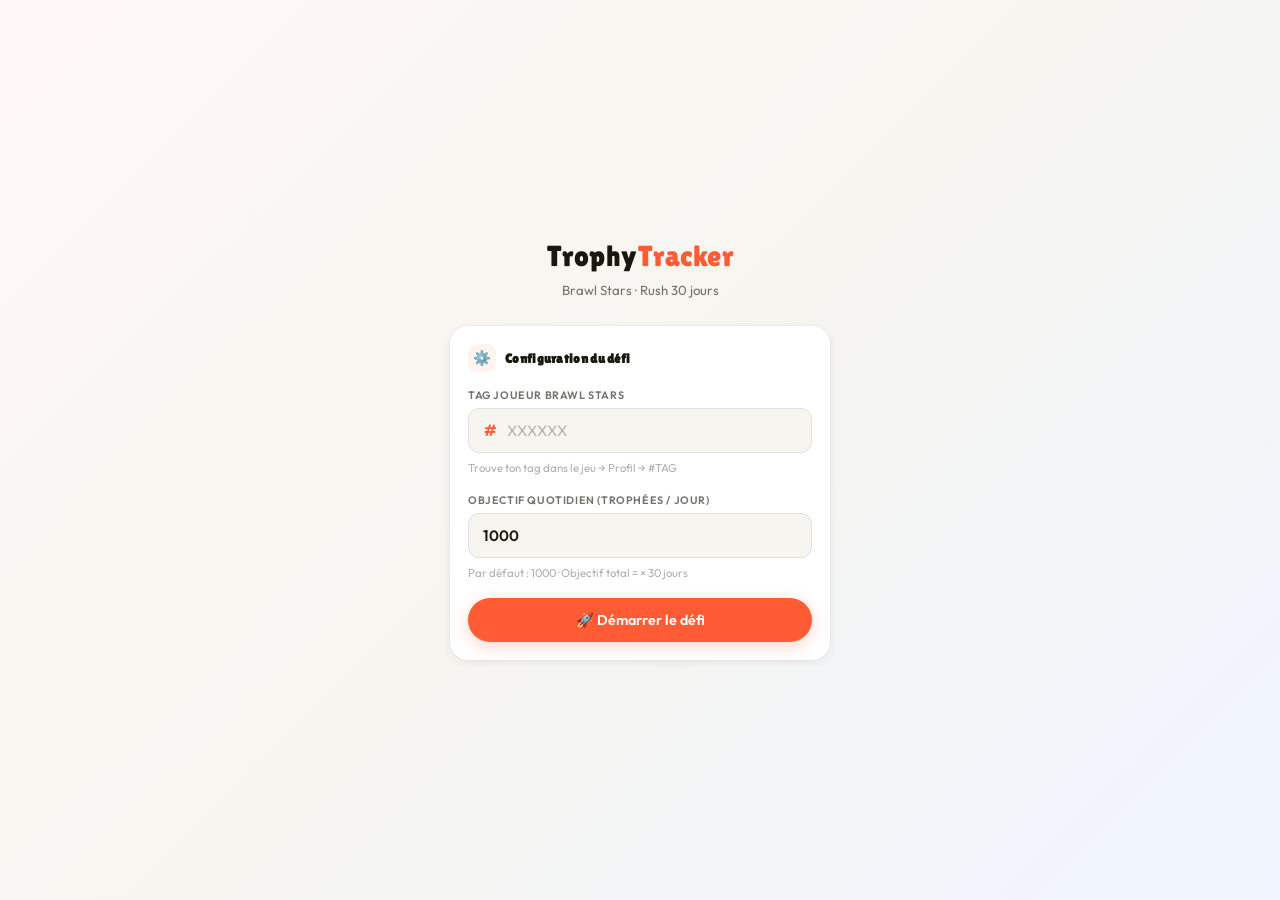
<file: index.html>
<!DOCTYPE html>
<html lang="fr">
<head>
  <meta charset="UTF-8" />
  <meta name="viewport" content="width=device-width, initial-scale=1.0, maximum-scale=1.0, user-scalable=no" />
  <title>Trophy Tracker</title>
  <link rel="stylesheet" href="style.css" />
</head>
<body>

  <!-- ===================================================================
       ÉCRAN 1 : CONFIGURATION INITIALE (visible si défi non démarré)
  =================================================================== -->
  <div id="screenSetup">
    <div class="auth-wrap">
      <div class="auth-brand">
        <div class="brand-name">Trophy<span>Tracker</span></div>
        <p>Brawl Stars · Rush 30 jours</p>
      </div>

      <section class="card setup-card">
        <h2 class="card-title"><span class="icon">⚙️</span> Configuration du défi</h2>

        <!-- Tag joueur -->
        <div class="input-group">
          <label for="inputPlayerTag">Tag joueur Brawl Stars</label>
          <div class="input-prefix-wrap">
            <span class="input-prefix">#</span>
            <input
              type="text"
              id="inputPlayerTag"
              placeholder="XXXXXX"
              maxlength="12"
              autocomplete="off"
              autocorrect="off"
              spellcheck="false"
            />
          </div>
          <p class="input-hint">Trouve ton tag dans le jeu → Profil → #TAG</p>
        </div>

        <!-- Objectif quotidien -->
        <div class="input-group">
          <label for="inputDailyGoal">Objectif quotidien (trophées / jour)</label>
          <input
            type="number"
            id="inputDailyGoal"
            placeholder="1000"
            value="1000"
            min="1"
            inputmode="numeric"
          />
          <p class="input-hint">Par défaut : 1000 · Objectif total = × 30 jours</p>
        </div>

        <!-- Bouton démarrer -->
        <button class="btn btn-main" id="btnStart">
          <span id="btnStartLabel">🚀 Démarrer le défi</span>
        </button>

        <!-- Spinner de chargement -->
        <div class="loader-wrap hidden" id="setupLoader">
          <div class="spinner"></div>
          <span>Connexion à l'API Brawl Stars…</span>
        </div>
      </section>
    </div>
  </div><!-- /#screenSetup -->

  <!-- ===================================================================
       APP : visible une fois le défi lancé
  =================================================================== -->
  <div id="app" class="hidden">

    <!-- ===== TOPBAR ===== -->
    <div class="topbar">
      <div class="brand">Trophy<span>Tracker</span></div>
      <div class="topbar-r">
        <div class="api-status" id="apiStatus">
          <span class="api-dot" id="apiDot"></span>
          <span class="api-label" id="apiLabel">En attente</span>
        </div>
        <div class="top-av" id="playerAvatar">?</div>
      </div>
    </div>

    <div class="main">
      <div class="feed">

        <!-- ===================================================
             PAGE : ACCUEIL
        ==================================================== -->
        <div class="page active" id="page-accueil">

          <!-- ── Profil joueur ── -->
          <section class="card player-card">
            <div class="player-row">
              <div class="player-avatar-lg" id="playerAvatarLg">?</div>
              <div class="player-info">
                <div class="player-name" id="playerName">—</div>
                <div class="player-tag" id="playerTag">—</div>
              </div>
              <div class="player-right">
                <div class="player-trophies" id="playerTrophiesLive">—</div>
                <div class="player-trophies-label">trophées</div>
              </div>
            </div>

            <!-- Bouton actualisation manuelle -->
            <button class="btn btn-ghost btn-sm mt-8" id="btnRefresh">
              🔄 Actualiser maintenant
            </button>

            <!-- Date dernière sync -->
            <p class="last-sync" id="lastSyncLabel">Dernière sync : jamais</p>
          </section>

          <!-- ── Progression globale ── -->
          <section class="card progress-card">
            <h2 class="card-title"><span class="icon">📊</span> Progression globale</h2>

            <div class="progress-grid">
              <div class="stat-box">
                <span class="stat-label">Jour actuel</span>
                <span class="stat-value" id="statCurrentDay">J—</span>
              </div>
              <div class="stat-box">
                <span class="stat-label">Jours validés</span>
                <span class="stat-value" id="statDaysCompleted">0 / 30</span>
              </div>
              <div class="stat-box">
                <span class="stat-label">Gain total</span>
                <span class="stat-value" id="statTotalGain">+0</span>
              </div>
              <div class="stat-box">
                <span class="stat-label">Moy. / jour</span>
                <span class="stat-value" id="statAvgPerDay">—</span>
              </div>
            </div>

            <div class="progress-bar-wrap">
              <div class="progress-bar-track">
                <div class="progress-bar-fill" id="progressBarFill"></div>
              </div>
              <span class="progress-bar-label" id="progressBarLabel">0%</span>
            </div>

            <!-- Objectif affiché -->
            <div class="goal-recap">
              <span class="goal-recap-item">
                🎯 Objectif : <strong id="goalRecapValue">—</strong> trophées/jour
              </span>
              <span class="goal-recap-item">
                📅 Total visé : <strong id="goalTotalValue">—</strong>
              </span>
            </div>
          </section>

        </div><!-- /#page-accueil -->

        <!-- ===================================================
             PAGE : CALENDRIER
        ==================================================== -->
        <div class="page" id="page-calendrier">
          <section class="card calendar-card">
            <h2 class="card-title"><span class="icon">📅</span> Calendrier des 30 jours</h2>
            <div class="calendar-list" id="calendarList">
              <!-- Généré dynamiquement par JS -->
            </div>
          </section>
        </div><!-- /#page-calendrier -->

        <!-- ===================================================
             PAGE : BILAN
        ==================================================== -->
        <div class="page" id="page-bilan">

          <section class="card bilan-card hidden" id="bilanSection">
            <h2 class="card-title"><span class="icon">🏁</span> Bilan de fin de mois</h2>
            <div class="bilan-body" id="bilanBody"></div>
          </section>

          <section class="card bilan-empty" id="bilanEmptyCard">
            <span class="bilan-empty-emoji">⏳</span>
            <p>Le bilan apparaîtra ici une fois les 30 jours terminés.</p>
          </section>

          <!-- ── Reset ── -->
          <div class="reset-zone">
            <button class="btn btn-danger" id="resetBtn">🔄 Réinitialiser le mois</button>
            <p class="reset-warning">⚠️ Cette action effacera toutes tes données.</p>
          </div>

        </div><!-- /#page-bilan -->

      </div><!-- /.feed -->
    </div><!-- /.main -->

    <!-- ===== BOTTOM NAV ===== -->
    <nav class="bnav">
      <button class="bnav-btn active" id="bnav-accueil">
        <svg viewBox="0 0 24 24"><path d="M3 12l9-9 9 9"/><path d="M5 10v10h14V10"/></svg>
        Accueil
      </button>
      <button class="bnav-btn" id="bnav-calendrier">
        <svg viewBox="0 0 24 24"><rect x="3" y="4" width="18" height="18" rx="2"/><line x1="16" y1="2" x2="16" y2="6"/><line x1="8" y1="2" x2="8" y2="6"/><line x1="3" y1="10" x2="21" y2="10"/></svg>
        Calendrier
      </button>
      <button class="bnav-btn" id="bnav-bilan">
        <svg viewBox="0 0 24 24"><path d="M4 15s1-1 4-1 5 2 8 2 4-1 4-1V3s-1 1-4 1-5-2-8-2-4 1-4 1z"/><line x1="4" y1="22" x2="4" y2="15"/></svg>
        Bilan
      </button>
    </nav>

  </div><!-- /#app -->

  <!-- ===== MODAL RESET ===== -->
  <div class="modal-overlay hidden" id="resetModal">
    <div class="modal-box">
      <p class="modal-title">🗑️ Tout réinitialiser ?</p>
      <p class="modal-text">Toutes les données du défi seront effacées définitivement.</p>
      <div class="modal-actions">
        <button class="btn btn-ghost" id="cancelResetBtn">Annuler</button>
        <button class="btn btn-danger" id="confirmResetBtn">Confirmer</button>
      </div>
    </div>
  </div>

  <!-- ===== TOAST ===== -->
  <div class="toast hidden" id="toast"></div>

  <script src="script.js"></script>
</body>
</html>
</file>
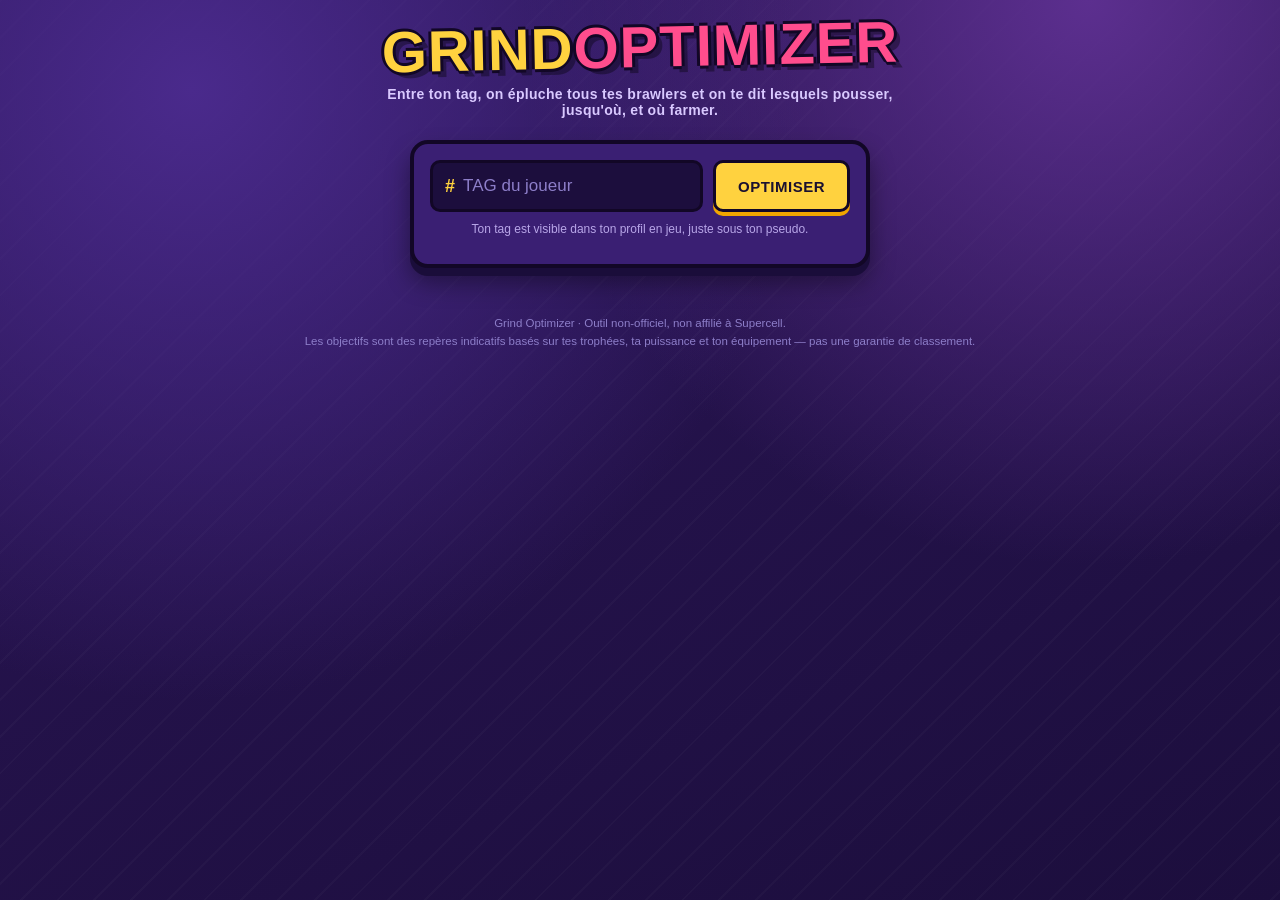
<file: grind-optimizer.html>
<!DOCTYPE html>
<html lang="fr">
<head>
<meta charset="UTF-8" />
<meta name="viewport" content="width=device-width, initial-scale=1.0, maximum-scale=1.0, user-scalable=no" />
<title>Grind Optimizer — Brawl Stars</title>
<style>
  :root{
    --ink:#1a1030;
    --bg-deep:#2b1657;
    --bg-deep2:#1c0e3d;
    --panel:#3a1f73;
    --panel-edge:#1a0d3a;
    --paper:#fff8e7;
    --yellow:#ffd23f;
    --yellow-deep:#f0a500;
    --pink:#ff4d8d;
    --cyan:#3ddcff;
    --green:#5ee68a;
    --red:#ff5c5c;
    --line:#120726;
  }

  *{box-sizing:border-box;}

  html,body{margin:0;padding:0;}

  body{
    background:
      radial-gradient(circle at 15% 10%, #4a2a8c 0%, transparent 45%),
      radial-gradient(circle at 85% 0%, #5c2f8f 0%, transparent 40%),
      repeating-linear-gradient(135deg, rgba(255,255,255,0.025) 0 2px, transparent 2px 26px),
      linear-gradient(160deg, var(--bg-deep) 0%, var(--bg-deep2) 100%);
    background-attachment: fixed;
    color: var(--paper);
    font-family: 'Segoe UI', Verdana, sans-serif;
    min-height: 100vh;
    padding: 18px 14px 60px;
    display:flex;
    flex-direction:column;
    align-items:center;
  }

  /* ---------- HEADER / HERO ---------- */
  .hero{
    width:100%;
    max-width: 980px;
    text-align:center;
    margin-bottom: 22px;
    position:relative;
  }

  .hero .crack{
    position:absolute;
    inset:0;
    pointer-events:none;
    opacity:.5;
  }

  .brand{
    font-size: clamp(34px, 7vw, 58px);
    font-weight: 900;
    letter-spacing: 1px;
    color: var(--yellow);
    text-shadow:
      3px 0 var(--line), -3px 0 var(--line),
      0 3px var(--line), 0 -3px var(--line),
      6px 6px 0 rgba(0,0,0,.35);
    text-transform: uppercase;
    line-height: 1;
    margin: 0;
    transform: rotate(-1.2deg);
  }
  .brand .accent{ color: var(--pink); }

  .tagline{
    margin: 10px auto 0;
    max-width: 520px;
    color: #d9c9ff;
    font-size: 14px;
    font-weight: 600;
    letter-spacing: .3px;
  }

  /* ---------- SEARCH ---------- */
  .search-card{
    width:100%;
    max-width: 460px;
    background: var(--panel);
    border: 4px solid var(--line);
    border-radius: 18px;
    padding: 16px;
    box-shadow: 0 8px 0 var(--panel-edge), 0 14px 24px rgba(0,0,0,.4);
    margin-bottom: 18px;
  }

  .search-row{ display:flex; gap:10px; }

  .input-wrap{
    flex:1;
    display:flex;
    align-items:center;
    background: var(--bg-deep2);
    border: 3px solid var(--line);
    border-radius: 10px;
    padding-left: 12px;
  }

  .input-wrap .hash{ color: var(--yellow); font-weight:900; font-size:18px; }

  input{
    width:100%;
    border:none;
    background:transparent;
    color: var(--paper);
    padding: 13px 8px;
    font-size: 17px;
    font-weight: 700;
    letter-spacing: 1px;
    text-transform: uppercase;
  }
  input::placeholder{ color:#8d7ec9; text-transform:none; letter-spacing:0; font-weight:500;}
  input:focus{ outline:none; }

  button.go{
    padding: 0 22px;
    border-radius: 10px;
    border: 3px solid var(--line);
    background: var(--yellow);
    color: var(--ink);
    font-size: 15px;
    font-weight: 900;
    text-transform: uppercase;
    letter-spacing: .5px;
    cursor:pointer;
    box-shadow: 0 4px 0 var(--yellow-deep);
    transition: transform .08s, box-shadow .08s;
  }
  button.go:active{ transform: translateY(3px); box-shadow:0 1px 0 var(--yellow-deep); }

  .hint{
    margin-top:10px;
    font-size:12px;
    color:#b8a6e8;
    text-align:center;
  }

  /* ---------- STATE: loader / error ---------- */
  #status{
    width:100%;
    max-width: 460px;
    text-align:center;
    margin-bottom: 18px;
    font-weight:800;
    display:none;
  }
  #status.loading{ color: var(--cyan); display:block; }
  #status.error{ color: var(--red); display:block; }

  .spinner{
    display:inline-block;
    width:16px;height:16px;
    border:3px solid rgba(255,255,255,.25);
    border-top-color: var(--cyan);
    border-radius:50%;
    animation: spin .7s linear infinite;
    vertical-align:middle;
    margin-right:8px;
  }
  @keyframes spin{ to{ transform: rotate(360deg); } }

  /* ---------- PROFILE SUMMARY ---------- */
  #profileSummary{
    width:100%;
    max-width: 980px;
    display:none;
    margin-bottom: 22px;
  }
  .profile-bar{
    background: var(--panel);
    border:4px solid var(--line);
    border-radius:16px;
    padding: 16px 20px;
    display:flex;
    flex-wrap:wrap;
    gap: 16px;
    align-items:center;
    justify-content: space-between;
    box-shadow: 0 6px 0 var(--panel-edge);
  }
  .profile-name{ font-size:20px; font-weight:900; color:var(--yellow); }
  .profile-name small{ display:block; font-size:12px; color:#cabaf0; font-weight:600; margin-top:2px;}
  .stat-pills{ display:flex; gap:10px; flex-wrap:wrap; }
  .pill{
    background: var(--bg-deep2);
    border:2px solid var(--line);
    border-radius: 999px;
    padding: 6px 14px;
    font-size:13px;
    font-weight:800;
  }
  .pill.t{ color: var(--yellow); }
  .pill.v{ color: var(--green); }
  .pill.l{ color: var(--cyan); }

  /* ---------- CONTROLS ROW (filters/sort) ---------- */
  .controls{
    width:100%;
    max-width: 980px;
    display:none;
    flex-wrap:wrap;
    gap:10px;
    margin-bottom: 18px;
    align-items:center;
  }
  .controls.show{ display:flex; }
  .controls label{ font-size:12px; color:#cabaf0; font-weight:700; margin-right:4px;}
  select{
    background: var(--panel);
    color: var(--paper);
    border:2px solid var(--line);
    border-radius:8px;
    padding:7px 10px;
    font-weight:700;
    font-size:13px;
  }
  .seg{
    display:flex;
    border:2px solid var(--line);
    border-radius:8px;
    overflow:hidden;
  }
  .seg button{
    background: var(--panel);
    color:#cabaf0;
    border:none;
    padding:7px 12px;
    font-size:12px;
    font-weight:800;
    cursor:pointer;
    border-right: 2px solid var(--line);
  }
  .seg button:last-child{ border-right:none; }
  .seg button.active{ background: var(--yellow); color: var(--ink); }

  /* ---------- GRID / CARDS ---------- */
  #suggestions{
    display:grid;
    grid-template-columns: repeat(auto-fill, minmax(290px, 1fr));
    gap: 18px;
    width:100%;
    max-width: 980px;
  }

  .empty-msg{
    grid-column: 1/-1;
    text-align:center;
    color:#cabaf0;
    font-weight:700;
    padding: 30px 10px;
  }

  .brawler-card{
    background: var(--panel);
    border: 3px solid var(--line);
    border-radius: 16px;
    padding: 16px;
    box-shadow: 0 6px 0 var(--panel-edge);
    position:relative;
    overflow:hidden;
    display:flex;
    flex-direction:column;
    gap:10px;
    transition: transform .12s;
  }
  .brawler-card:hover{ transform: translateY(-3px); }

  .brawler-card::before{
    content:"";
    position:absolute;
    top:-30px; right:-30px;
    width:90px;height:90px;
    background: var(--accent-tag, var(--yellow));
    opacity:.18;
    border-radius:50%;
  }

  .card-top{ display:flex; align-items:center; gap:12px; }

  .pin{
    width:52px;height:52px;
    border-radius:50%;
    border:3px solid var(--line);
    background: var(--bg-deep2);
    object-fit:cover;
    flex-shrink:0;
  }

  .card-title{ flex:1; min-width:0; }
  .card-title h3{
    margin:0;
    font-size:17px;
    font-weight:900;
    color: var(--yellow);
    text-transform:uppercase;
    letter-spacing:.3px;
  }
  .rank-badge{
    display:inline-block;
    margin-top:3px;
    font-size:11px;
    font-weight:800;
    padding:2px 8px;
    border-radius:6px;
    background: var(--bg-deep2);
    border:1px solid var(--line);
  }

  .priority-flag{
    font-size:10px;
    font-weight:900;
    text-transform:uppercase;
    padding:3px 8px;
    border-radius:6px;
    letter-spacing:.5px;
    white-space:nowrap;
  }
  .priority-flag.hot{ background: var(--red); color:#fff; }
  .priority-flag.good{ background: var(--green); color:var(--ink); }
  .priority-flag.meh{ background: #6c5a9e; color:#fff; }

  .bar-track{
    width:100%;
    height:10px;
    border-radius:6px;
    background: var(--bg-deep2);
    border:1px solid var(--line);
    overflow:hidden;
  }
  .bar-fill{
    height:100%;
    background: linear-gradient(90deg, var(--cyan), var(--green));
    border-radius:6px 0 0 6px;
  }

  .stat-line{
    display:flex;
    justify-content:space-between;
    font-size:12px;
    color:#d9c9ff;
    font-weight:600;
  }
  .stat-line strong{ color: var(--paper); }

  .advice-box{
    background: var(--bg-deep2);
    border:2px dashed #5c4a96;
    border-radius:10px;
    padding:9px 10px;
    font-size:12.5px;
    color:#e7dcff;
    line-height:1.45;
  }
  .advice-box b{ color: var(--cyan); }

  .equip-row{
    display:flex;
    gap:6px;
    flex-wrap:wrap;
    font-size:11px;
  }
  .chip{
    background: var(--bg-deep2);
    border:1px solid var(--line);
    border-radius:6px;
    padding:3px 7px;
    font-weight:700;
  }
  .chip.on{ color: var(--green); }
  .chip.off{ color:#8d7ec9; }

  /* ---------- FOOTER NOTE ---------- */
  .footnote{
    max-width:980px;
    text-align:center;
    color:#8d7ec9;
    font-size:11.5px;
    margin-top: 28px;
    line-height:1.6;
  }

  @media (prefers-reduced-motion: reduce){
    *{ animation-duration: 0.001ms !important; transition-duration: 0.001ms !important; }
  }

  @media (max-width: 480px){
    .brand{ letter-spacing:0; }
    .profile-bar{ flex-direction:column; align-items:flex-start; }
  }
</style>
</head>
<body>

  <div class="hero">
    <h1 class="brand">GRIND<span class="accent">OPTIMIZER</span></h1>
    <p class="tagline">Entre ton tag, on épluche tous tes brawlers et on te dit lesquels pousser, jusqu'où, et où farmer.</p>
  </div>

  <div class="search-card">
    <div class="search-row">
      <div class="input-wrap">
        <span class="hash">#</span>
        <input type="text" id="playerTag" placeholder="TAG du joueur" autocomplete="off" maxlength="12" />
      </div>
      <button class="go" onclick="analyserProfil()">Optimiser</button>
    </div>
    <p class="hint">Ton tag est visible dans ton profil en jeu, juste sous ton pseudo.</p>
  </div>

  <div id="status"></div>

  <div id="profileSummary"></div>

  <div class="controls" id="controls">
    <label for="sortSel">Trier par</label>
    <select id="sortSel" onchange="render()">
      <option value="priority">Priorité de grind</option>
      <option value="trophies_desc">Trophées (haut → bas)</option>
      <option value="trophies_asc">Trophées (bas → haut)</option>
      <option value="power_desc">Puissance</option>
      <option value="name">Nom (A-Z)</option>
    </select>
    <div class="seg" id="filterSeg">
      <button data-f="all" class="active">Tous</button>
      <button data-f="hot">À pousser</button>
      <button data-f="ready">Prêts (P11)</button>
      <button data-f="unbuilt">Pas équipés</button>
    </div>
  </div>

  <div id="suggestions"></div>

  <p class="footnote">Grind Optimizer · Outil non-officiel, non affilié à Supercell.<br>Les objectifs sont des repères indicatifs basés sur tes trophées, ta puissance et ton équipement — pas une garantie de classement.</p>

<script>
  const BS_WORKER = 'https://tark.alex-usagi84.workers.dev/';

  // ----- Archétypes / conseils de map par brawler (FR) -----
  const ARCHETYPES = {
    SOLO_TANK:    { names:["SHELLY","BULL","EL PRIMO","DARRYL","FRANK","ROSA","BUZZ","ASH","MEG","BUSTER","DRACO"], conseil:"Survivant Solo ou maps fermées de Brawl Ball — fonce au contact." },
    ASSASSIN:     { names:["EDGAR","FANG","MORTIS","KENJI","MELODIE","CHESTER","BUZZ"], conseil:"Braquage ou Hold the Trophy — exploite les murs pour rusher les supports." },
    SNIPER:       { names:["PIPER","BELLE","BROCK","ANGELO","BONNIE","CLANCY","MANDY"], conseil:"Prime ou Hors-jeu sur maps ouvertes — reste en distance, vise les lignes droites." },
    LOBBER:       { names:["BARLEY","DYNAMIKE","TICK","GROM","SPROUT","LARRY & LAWRIE"], conseil:"Braquage ou Zone Réservée — punis derrière les murs et les buissons." },
    SUPPORT:      { names:["POCO","BYRON","GENE","PAM","GUS","BERRY","KIT","DOUG"], conseil:"Brawl Ball ou Razzia de Gemmes — reste groupé, soutiens sans t'exposer." },
    CONTROL:      { names:["JESSIE","TICK","GALE","SQUEAK","WILLOW","MR. P","JANET"], conseil:"Razzia de Gemmes ou Zone Réservée — contrôle l'espace avec les zones de déni." },
    MARKSMAN:     { names:["COLT","RICO","BEA","NANI","BONNIE"], conseil:"Prime ou maps longues lignes de vue — punis les déplacements adverses." },
    SWARM:        { names:["PENNY","CARL","SURGE","8-BIT","SPIKE"], conseil:"Brawl Ball ou Braquage — zone l'espace, fais reculer l'adversaire en zone." },
  };

  function getConseil(name){
    const upper = name.toUpperCase();
    for (const key in ARCHETYPES){
      if (ARCHETYPES[key].names.includes(upper)) return ARCHETYPES[key].conseil;
    }
    return "Brawl Ball ou Razzia de Gemmes — modes polyvalents pour progresser sans risque.";
  }

  // Couleurs d'accent variées par tranche de rareté simulée (sur la base du power, faute de mieux)
  function accentFor(power){
    if (power >= 11) return '#ff4d8d';
    if (power >= 9)  return '#3ddcff';
    if (power >= 6)  return '#5ee68a';
    return '#ffd23f';
  }

  function cleanTag(raw){
    return raw.replace(/^#/, '').toUpperCase().replace(/O/g, '0').replace(/[^A-Z0-9]/g, '');
  }

  function setStatus(kind, html){
    const el = document.getElementById('status');
    el.className = kind || '';
    el.innerHTML = html || '';
    el.style.display = html ? 'block' : 'none';
  }

  let CURRENT_DATA = null;     // raw player payload
  let CURRENT_ANALYSIS = [];   // computed analysis per brawler
  let CURRENT_FILTER = 'all';

  async function analyserProfil(){
    const rawTag = document.getElementById('playerTag').value.trim();
    const tag = cleanTag(rawTag);

    if (tag.length < 3){
      setStatus('error', 'Tag trop court — vérifie ton tag (sans le #).');
      return;
    }

    document.getElementById('profileSummary').style.display = 'none';
    document.getElementById('controls').classList.remove('show');
    document.getElementById('suggestions').innerHTML = '';
    setStatus('loading', '<span class="spinner"></span> Connexion à l\'API Brawl Stars…');

    try {
      const url = `${BS_WORKER}?tag=${encodeURIComponent(tag)}`;
      const response = await fetch(url, { headers: { Accept: 'application/json' } });

      if (!response.ok){
        throw new Error('api_error');
      }

      const data = await response.json();

      if (!data || !data.brawlers || data.brawlers.length === 0){
        setStatus('error', 'Aucun brawler trouvé sur ce compte. Vérifie le tag.');
        return;
      }

      CURRENT_DATA = data;
      CURRENT_ANALYSIS = data.brawlers.map(analyserBrawler);
      setStatus('', '');
      renderProfileSummary(data);
      document.getElementById('controls').classList.add('show');
      render();

    } catch (err){
      console.error(err);
      setStatus('error', "Erreur de récupération. Vérifie ton tag ou réessaie dans un instant.");
    }
  }

  function renderProfileSummary(data){
    const box = document.getElementById('profileSummary');
    const wins3v3 = data['3vs3Victories'] ?? data.victories3v3 ?? '—';
    const solo = data.soloVictories ?? '—';
    const duo = data.duoVictories ?? '—';
    const lvl = data.expLevel ?? '—';

    box.innerHTML = `
      <div class="profile-bar">
        <div class="profile-name">
          ${escapeHtml(data.name || 'Joueur')}
          <small>#${cleanTag(document.getElementById('playerTag').value)} · ${data.brawlers.length} brawlers débloqués</small>
        </div>
        <div class="stat-pills">
          <span class="pill t">🏆 ${data.trophies ?? '—'}</span>
          <span class="pill l">⭐ Niveau ${lvl}</span>
          <span class="pill v">🎯 3c3 : ${wins3v3}</span>
          <span class="pill v">🥇 Solo : ${solo}</span>
          <span class="pill v">🥈 Duo : ${duo}</span>
        </div>
      </div>
    `;
    box.style.display = 'block';
  }

  function escapeHtml(s){
    return String(s).replace(/[&<>"']/g, c => ({'&':'&amp;','<':'&lt;','>':'&gt;','"':'&quot;',"'":'&#39;'}[c]));
  }

  // ----- Coeur de l'algo -----
  function analyserBrawler(b){
    const power = b.power ?? 1;
    const trophies = b.trophies ?? 0;
    const highest = b.highestTrophies ?? trophies;
    const rank = b.rank ?? 1;
    const gearsCount = (b.gears || []).length;
    const spCount = (b.starPowers || []).length;
    const gadCount = (b.gadgets || []).length;
    const maxedOut = power >= 11;
    const fullyEquipped = spCount >= 1 && gadCount >= 1 && gearsCount >= 2;

    // Paliers de trophées par rang (repères communautaires, indicatifs)
    const paliers = [
      {r:1,t:0},{r:2,t:20},{r:3,t:50},{r:4,t:100},{r:5,t:150},{r:6,t:250},
      {r:7,t:350},{r:8,t:450},{r:9,t:550},{r:10,t:650},{r:11,t:750},
      {r:12,t:850},{r:13,t:950},{r:14,t:1050},{r:15,t:1150}
    ];

    // Trouve le palier juste au-dessus des trophées actuels
    let prochainPalier = paliers.find(p => p.t > trophies);
    let objectif = prochainPalier ? prochainPalier.t : trophies + 100;

    // Score de priorité : on privilégie les brawlers maxés/équipés et sous leur record,
    // ou ceux avec un fort potentiel de gain rapide (proches d'un palier).
    let score = 0;
    let raison = [];

    if (maxedOut) { score += 40; raison.push("brawler maxé (P11)"); }
    else if (power >= 9) { score += 20; raison.push("bien avancé"); }

    if (trophies < highest) {
      const ecart = highest - trophies;
      score += Math.min(ecart, 60) * 0.5;
      raison.push(`${ecart} trophées sous son record`);
    }

    const distancePalier = objectif - trophies;
    if (distancePalier > 0 && distancePalier <= 40) {
      score += 25;
      raison.push(`proche du palier ${prochainPalier.r}`);
    }

    if (!fullyEquipped && power >= 7) {
      score -= 10;
      raison.push("équipement incomplet");
    }

    if (trophies >= 1000) {
      score += 5;
      raison.push("déjà en haute ligue");
    }

    let difficulte, flagClass, flagText;
    if (maxedOut && trophies < 750){
      difficulte = "Facile"; flagClass="good"; flagText="Sous-côté";
    } else if (power >= 9 && trophies < 600){
      difficulte = "Facile"; flagClass="good"; flagText="À pousser";
    } else if (trophies >= 1000){
      difficulte = "Difficile"; flagClass="hot"; flagText="High Elo";
    } else if (!fullyEquipped) {
      difficulte = "Moyenne"; flagClass="meh"; flagText="Pas équipé";
    } else {
      difficulte = "Moyenne"; flagClass="meh"; flagText="Standard";
    }

    const progressPct = Math.max(2, Math.min(100, Math.round((trophies / objectif) * 100)));

    return {
      name: b.name,
      power, trophies, highest, rank,
      gearsCount, spCount, gadCount,
      maxedOut, fullyEquipped,
      objectif,
      prochainRang: prochainPalier ? prochainPalier.r : rank + 1,
      score,
      raison: raison.join(" · "),
      difficulte, flagClass, flagText,
      progressPct,
      conseil: getConseil(b.name),
      accent: accentFor(power),
    };
  }

  function applyFilter(list, f){
    if (f === 'hot') return list.filter(x => x.flagClass === 'good' || x.flagClass === 'hot');
    if (f === 'ready') return list.filter(x => x.maxedOut);
    if (f === 'unbuilt') return list.filter(x => !x.fullyEquipped);
    return list;
  }

  function sortList(list, mode){
    const copy = [...list];
    switch(mode){
      case 'trophies_desc': return copy.sort((a,b)=> b.trophies - a.trophies);
      case 'trophies_asc': return copy.sort((a,b)=> a.trophies - b.trophies);
      case 'power_desc': return copy.sort((a,b)=> b.power - a.power);
      case 'name': return copy.sort((a,b)=> a.name.localeCompare(b.name));
      default: return copy.sort((a,b)=> b.score - a.score);
    }
  }

  function render(){
    const grid = document.getElementById('suggestions');
    const sortMode = document.getElementById('sortSel').value;

    let list = applyFilter(CURRENT_ANALYSIS, CURRENT_FILTER);
    list = sortList(list, sortMode);

    if (list.length === 0){
      grid.innerHTML = `<p class="empty-msg">Rien à afficher pour ce filtre. Essaie "Tous".</p>`;
      return;
    }

    grid.innerHTML = list.map(cardHtml).join('');
  }

  function cardHtml(x){
    const pinUrl = `assets/${slug(x.name)}_pin.png`;
    return `
      <div class="brawler-card" style="--accent-tag:${x.accent}">
        <div class="card-top">
          <img class="pin" src="${pinUrl}" alt="${escapeHtml(x.name)}" onerror="this.style.visibility='hidden'">
          <div class="card-title">
            <h3>${escapeHtml(x.name)}</h3>
            <span class="rank-badge">Rang ${x.rank} · Pouvoir ${x.power}</span>
          </div>
          <span class="priority-flag ${x.flagClass}">${x.flagText}</span>
        </div>

        <div>
          <div class="stat-line"><span>🏆 ${x.trophies} trophées</span><strong>objectif ${x.objectif}</strong></div>
          <div class="bar-track"><div class="bar-fill" style="width:${x.progressPct}%"></div></div>
        </div>

        <div class="stat-line"><span>Difficulté</span><strong>${x.difficulte}</strong></div>

        <div class="equip-row">
          <span class="chip ${x.spCount>0?'on':'off'}">⭐ Star Power ${x.spCount}/2</span>
          <span class="chip ${x.gadCount>0?'on':'off'}">🔧 Gadget ${x.gadCount}/2</span>
          <span class="chip ${x.gearsCount>0?'on':'off'}">⚙️ Gears ${x.gearsCount}</span>
        </div>

        <div class="advice-box">
          <b>Pourquoi :</b> ${x.raison || "profil équilibré"}.<br>
          <b>Où jouer :</b> ${x.conseil}
        </div>
      </div>
    `;
  }

  function slug(name){
    return name.toLowerCase()
      .normalize("NFD").replace(/[\u0300-\u036f]/g,"")
      .replace(/[^a-z0-9]+/g, "_")
      .replace(/^_+|_+$/g, "");
  }

  // Filter segment buttons
  document.getElementById('filterSeg').addEventListener('click', (e) => {
    const btn = e.target.closest('button');
    if (!btn) return;
    document.querySelectorAll('#filterSeg button').forEach(b => b.classList.remove('active'));
    btn.classList.add('active');
    CURRENT_FILTER = btn.dataset.f;
    render();
  });

  document.getElementById('playerTag').addEventListener('keydown', (e) => {
    if (e.key === 'Enter') analyserProfil();
  });
</script>
</body>
</html>
</file>
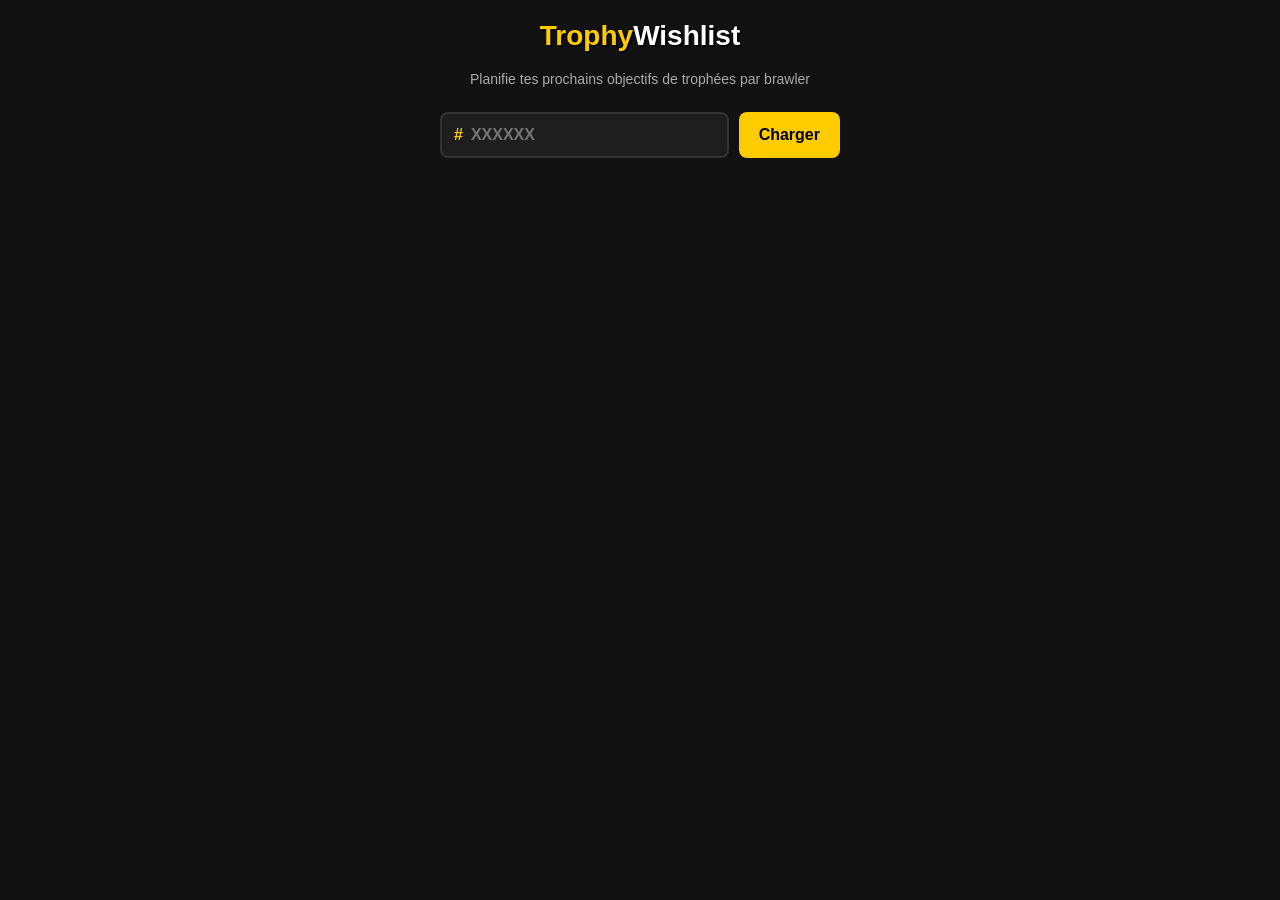
<file: test.html>
<!DOCTYPE html>
<html lang="fr">
<head>
  <meta charset="UTF-8" />
  <meta name="viewport" content="width=device-width, initial-scale=1.0, maximum-scale=1.0, user-scalable=no" />
  <title>Brawl Stars - Trophy Wishlist</title>
  <style>
    :root {
      --bg: #121212;
      --card-bg: #1e1e1e;
      --accent: #ffcc00;
      --text: #ffffff;
      --text-muted: #aaaaaa;
      --green: #00ffcc;
      --border: #333333;
    }

    body {
      background-color: var(--bg);
      color: var(--text);
      font-family: 'Segoe UI', Tahoma, Geneva, Verdana, sans-serif;
      margin: 0;
      padding: 20px;
      display: flex;
      flex-direction: column;
      align-items: center;
    }

    .brand {
      color: var(--accent);
      font-size: 28px;
      font-weight: 800;
      text-shadow: 2px 2px #000000;
      margin-bottom: 5px;
    }

    .brand span {
      color: var(--text);
    }

    .subtitle {
      color: var(--text-muted);
      margin-bottom: 25px;
      font-size: 14px;
      text-align: center;
    }

    /* Boîte de recherche */
    .search-box {
      display: flex;
      gap: 10px;
      margin-bottom: 25px;
      width: 100%;
      max-width: 400px;
    }

    .input-prefix-wrap {
      display: flex;
      align-items: center;
      flex: 1;
      background-color: var(--card-bg);
      border: 2px solid var(--border);
      border-radius: 8px;
      padding-left: 12px;
    }

    .input-prefix {
      color: var(--accent);
      font-weight: bold;
      font-size: 16px;
    }

    input {
      width: 100%;
      border: none;
      background: transparent;
      color: white;
      padding: 12px 8px;
      font-size: 16px;
      font-weight: bold;
    }

    input:focus {
      outline: none;
    }

    button {
      padding: 12px 20px;
      border-radius: 8px;
      border: none;
      background-color: var(--accent);
      color: #000000;
      font-size: 16px;
      font-weight: bold;
      cursor: pointer;
      transition: transform 0.1s;
    }

    button:hover {
      transform: scale(1.02);
    }

    #loader {
      display: none;
      color: var(--accent);
      font-weight: bold;
      margin-bottom: 20px;
    }

    /* Compteur Global Wishlist */
    .wishlist-panel {
      display: none;
      background: linear-gradient(135deg, #1e1e1e, #292929);
      border: 2px solid var(--accent);
      border-radius: 12px;
      padding: 15px 25px;
      width: 100%;
      max-width: 950px;
      margin-bottom: 30px;
      box-shadow: 0 6px 12px rgba(0,0,0,0.4);
    }

    .wishlist-header {
      display: flex;
      justify-content: space-between;
      align-items: center;
      flex-wrap: wrap;
      gap: 15px;
    }

    .wishlist-title {
      font-size: 18px;
      font-weight: bold;
      color: var(--accent);
      margin: 0;
    }

    .wishlist-stats {
      display: flex;
      gap: 20px;
    }

    .stat-item {
      text-align: center;
    }

    .stat-label {
      font-size: 11px;
      color: var(--text-muted);
      text-transform: uppercase;
      display: block;
    }

    .stat-val {
      font-size: 20px;
      font-weight: bold;
    }

    .stat-val.gain {
      color: var(--green);
    }

    /* Grille de Brawlers */
    #brawlersGrid {
      display: grid;
      grid-template-columns: repeat(auto-fill, minmax(220px, 1fr));
      gap: 15px;
      width: 100%;
      max-width: 1000px;
    }

    .brawler-card {
      background-color: var(--card-bg);
      border: 2px solid var(--border);
      border-radius: 10px;
      padding: 15px;
      display: flex;
      flex-direction: column;
      justify-content: space-between;
      transition: border-color 0.2s, transform 0.2s;
    }

    .brawler-card.in-wishlist {
      border-color: var(--accent);
      background-color: #252522;
      transform: translateY(-2px);
    }

    .brawler-name {
      font-size: 18px;
      font-weight: bold;
      margin: 0 0 10px 0;
      color: var(--text);
    }

    .brawler-card.in-wishlist .brawler-name {
      color: var(--accent);
    }

    .brawler-info {
      font-size: 13px;
      color: #dddddd;
      margin-bottom: 12px;
    }

    /* Contrôleurs d'objectifs */
    .goal-controls {
      display: none;
      background: rgba(0,0,0,0.3);
      padding: 8px;
      border-radius: 6px;
      margin-bottom: 12px;
      align-items: center;
      justify-content: space-between;
    }

    .brawler-card.in-wishlist .goal-controls {
      display: flex;
    }

    .goal-btn {
      background: #333;
      color: white;
      border: none;
      padding: 4px 10px;
      border-radius: 4px;
      cursor: pointer;
      font-weight: bold;
    }

    .goal-btn:hover {
      background: #444;
    }

    .goal-display {
      font-size: 13px;
      font-weight: bold;
    }

    .goal-display span {
      color: var(--green);
    }

    .btn-action {
      width: 100%;
      padding: 8px;
      font-size: 12px;
      border-radius: 6px;
      background-color: #333;
      color: white;
    }

    .brawler-card.in-wishlist .btn-action {
      background-color: #ff4444;
      color: white;
    }
  </style>
</head>
<body>

    <div class="brand">Trophy<span>Wishlist</span></div>
    <p class="subtitle">Planifie tes prochains objectifs de trophées par brawler</p>

    <div class="search-box">
        <div class="input-prefix-wrap">
            <span class="input-prefix">#</span>
            <input type="text" id="playerTag" placeholder="XXXXXX" autocomplete="off">
        </div>
        <button onclick="chargerProfil()">Charger</button>
    </div>

    <div id="loader">🔄 Récupération de tes brawlers...</div>

    <div class="wishlist-panel" id="wishlistPanel">
        <div class="wishlist-header">
            <p class="wishlist-title">📋 Plan de Session</p>
            <div class="wishlist-stats">
                <div class="stat-item">
                    <span class="stat-label">Brawlers ciblés</span>
                    <span class="stat-val" id="totalBrawlersCount">0</span>
                </div>
                <div class="stat-item">
                    <span class="stat-label">Trophées actuels</span>
                    <span class="stat-val" id="totalCurrentTr">—</span>
                </div>
                <div class="stat-item">
                    <span class="stat-label">Gain planifié</span>
                    <span class="stat-val gain" id="totalGainTr">+0</span>
                </div>
                <div class="stat-item">
                    <span class="stat-label">Nouveau Total virtuel</span>
                    <span class="stat-val" id="totalVirtualTr" style="color: var(--accent);">—</span>
                </div>
            </div>
        </div>
    </div>

    <div id="brawlersGrid">
        </div>

    <script>
        const BS_WORKER = 'https://tark.alex-usagi84.workers.dev/';
        
        let localBrawlers = []; // Stocke la liste complète des brawlers du joueur
        let wishlist = {};      // Structure: { brawlerId/Name: objectifTrophees }
        let baseTotalTrophies = 0;

        function cleanTag(raw) {
            return raw.replace(/^#/, '').toUpperCase().replace(/O/g, '0').replace(/[^A-Z0-9]/g, '');
        }

        async function chargerProfil() {
            const rawTag = document.getElementById('playerTag').value.trim();
            const tag = cleanTag(rawTag);

            if (tag.length < 3) {
                alert("Tag invalide ou trop court.");
                return;
            }

            const loader = document.getElementById('loader');
            const grid = document.getElementById('brawlersGrid');
            const panel = document.getElementById('wishlistPanel');
            
            grid.innerHTML = '';
            panel.style.display = 'none';
            loader.style.display = 'block';
            wishlist = {}; // Reset de la wishlist précédente

            try {
                const url = `${BS_WORKER}?tag=${encodeURIComponent(tag)}`;
                const response = await fetch(url, { headers: { Accept: 'application/json' } });
                
                if (!response.ok) throw new Error('Erreur API');

                const data = await response.json();
                localBrawlers = data.brawlers || [];
                baseTotalTrophies = data.trophies || 0;

                loader.style.display = 'none';

                if (localBrawlers.length === 0) {
                    grid.innerHTML = "<p>Aucun brawler trouvé.</p>";
                    return;
                }

                // Tri alphabétique ou par trophées décroissants
                localBrawlers.sort((a, b) => b.trophies - a.trophies);

                panel.style.display = 'block';
                renderGrid();
                updateGlobalStats();

            } catch (error) {
                loader.style.display = 'none';
                alert("Erreur lors du chargement. Vérifie ton tag.");
                console.error(error);
            }
        }

        function renderGrid() {
            const grid = document.getElementById('brawlersGrid');
            grid.innerHTML = '';

            localBrawlers.forEach((brawler, index) => {
                const name = brawler.name;
                const currentTr = brawler.trophies;
                const inWishlist = wishlist[name] !== undefined;
                const targetTr = inWishlist ? wishlist[name] : currentTr;

                const card = document.createElement('div');
                card.className = `brawler-card ${inWishlist ? 'in-wishlist' : ''}`;
                
                card.innerHTML = `
                    <div>
                        <p class="brawler-name">${name}</p>
                        <div class="brawler-info">
                            🏆 Actuel : <strong>${currentTr}</strong><br>
                            ⚡ Pouvoir : ${brawler.power}
                        </div>
                        <div class="goal-controls">
                            <button class="goal-btn" onclick="adjustGoal('${name}', -25)">-</button>
                            <div class="goal-display">Cible: <span>${targetTr}</span></div>
                            <button class="goal-btn" onclick="adjustGoal('${name}', 25)">+</button>
                        </div>
                    </div>
                    <button class="btn-action" onclick="toggleWishlist('${name}', ${currentTr})">
                        ${inWishlist ? 'Retirer du plan' : 'Ajouter au plan'}
                    </button>
                `;
                grid.appendChild(card);
            });
        }

        function toggleWishlist(name, currentTr) {
            if (wishlist[name] !== undefined) {
                delete wishlist[name];
            } else {
                // Par défaut, l'objectif s'aligne au palier supérieur de +25 ou +50 trophées
                wishlist[name] = currentTr + 50;
            }
            renderGrid();
            updateGlobalStats();
        }

        function adjustGoal(name, amount) {
            if (wishlist[name] === undefined) return;
            
            const brawler = localBrawlers.find(b => b.name === name);
            if (!brawler) return;

            // Ne pas descendre en dessous des trophées actuels
            if (wishlist[name] + amount >= brawler.trophies) {
                wishlist[name] += amount;
                renderGrid();
                updateGlobalStats();
            }
        }

        function updateGlobalStats() {
            let totalGain = 0;
            let count = 0;

            localBrawlers.forEach(b => {
                if (wishlist[b.name] !== undefined) {
                    totalGain += (wishlist[b.name] - b.trophies);
                    count++;
                }
            });

            document.getElementById('totalBrawlersCount').textContent = count;
            document.getElementById('totalCurrentTr').textContent = baseTotalTrophies.toLocaleString('fr-FR');
            document.getElementById('totalGainTr').textContent = `+${totalGain.toLocaleString('fr-FR')}`;
            document.getElementById('totalVirtualTr').textContent = (baseTotalTrophies + totalGain).toLocaleString('fr-FR');
        }
    </script>
</body>
</html>
</file>
<file: style.css>
/* ============================================================
   TROPHY TRACKER — style.css
   Fond crème, accent orange, titres en Lilita One,
   texte courant en Outfit, cards blanches arrondies.
   ============================================================ */

@import url('https://fonts.googleapis.com/css2?family=Outfit:wght@300;400;500;600;700&family=Lilita+One&display=swap');

/* ── Variables ── */
:root {
  --bg:        #f6f5f0;
  --bg2:       #eeede7;
  --bg3:       #e4e3dc;
  --card:      #ffffff;
  --border:    #e0dfd8;
  --text:      #18180f;
  --text2:     #72716a;
  --text3:     #b0afa8;
  --accent:    #ff5c35;
  --accent2:   #e04820;
  --accentbg:  #fff3f0;
  --blue:      #3b6ef0;
  --green:     #2cb67d;
  --green-bg:  rgba(44, 182, 125, 0.10);
  --red:       #e84040;
  --red-bg:    rgba(232, 64, 64, 0.08);
  --shadow-sm: 0 1px 2px rgba(0,0,0,.05);
  --shadow:    0 3px 10px rgba(0,0,0,.06), 0 0 0 1px rgba(0,0,0,.03);
  --shadow-lg: 0 10px 36px rgba(0,0,0,.12), 0 0 0 1px rgba(0,0,0,.04);
  --r:         18px;
  --r-sm:      11px;
  --font-display: 'Lilita One', sans-serif;
  --font-body:    'Outfit', sans-serif;
}

/* ── Reset ── */
*, *::before, *::after { box-sizing: border-box; margin: 0; padding: 0; }
html { font-size: 16px; -webkit-text-size-adjust: 100%; }

html, body {
  min-height: 100%;
  font-family: var(--font-body);
  font-size: 15px;
  color: var(--text);
  background: var(--bg);
}

::-webkit-scrollbar { width: 4px; }
::-webkit-scrollbar-track { background: transparent; }
::-webkit-scrollbar-thumb { background: var(--border); border-radius: 4px; }

.hidden { display: none !important; }
.mt-8  { margin-top: 8px; }

/* ============================================================
   ÉCRAN SETUP
   ============================================================ */
#screenSetup {
  min-height: 100vh;
  display: flex;
  align-items: center;
  justify-content: center;
  background: linear-gradient(135deg, #fff8f6 0%, #f6f5f0 50%, #f0f5ff 100%);
  padding: 20px 0;
}

.auth-wrap {
  width: 100%;
  max-width: 420px;
  padding: 20px;
  box-sizing: border-box;
}

.auth-brand { text-align: center; margin-bottom: 28px; }
.auth-brand .brand-name {
  font-family: var(--font-display);
  font-size: 1.9rem;
  color: var(--text); letter-spacing: .5px; line-height: 1.15;
}
.auth-brand .brand-name span { color: var(--accent); }
.auth-brand p { font-size: .88rem; color: var(--text2); margin-top: 10px; }

/* ============================================================
   CARDS
   ============================================================ */
.card {
  background: var(--card);
  border-radius: var(--r);
  box-shadow: var(--shadow);
  padding: 18px;
  margin-bottom: 16px;
  overflow: hidden;
}
.card:last-child { margin-bottom: 0; }

.card-title {
  font-family: var(--font-display);
  font-size: .85rem; letter-spacing: .3px;
  color: var(--text);
  margin-bottom: 16px;
  display: flex; align-items: center; gap: 9px;
}
.card-title .icon {
  width: 28px; height: 28px; border-radius: 9px;
  background: var(--accentbg);
  display: inline-flex; align-items: center; justify-content: center;
  font-size: .95rem; flex-shrink: 0;
}

/* ============================================================
   SETUP : champs
   ============================================================ */
.input-group {
  display: flex; flex-direction: column; gap: 6px; margin-bottom: 16px;
}

.input-group label {
  font-size: .72rem; font-weight: 600; color: var(--text2);
  text-transform: uppercase; letter-spacing: .6px;
}

/* Champ avec préfixe "#" */
.input-prefix-wrap {
  display: flex; align-items: center;
  background: var(--bg);
  border: 1.5px solid var(--border);
  border-radius: var(--r-sm);
  overflow: hidden;
  transition: border-color .2s, box-shadow .2s, background .2s;
}
.input-prefix-wrap:focus-within {
  border-color: var(--accent);
  background: var(--card);
  box-shadow: 0 0 0 4px rgba(255,92,53,.08);
}

.input-prefix {
  padding: 0 6px 0 14px;
  font-family: var(--font-display);
  font-size: 1.15rem; color: var(--accent);
  line-height: 1;
}

.input-prefix-wrap input {
  flex: 1;
  background: transparent;
  border: none;
  color: var(--text);
  font-family: var(--font-body);
  font-size: 1rem; font-weight: 600;
  padding: 12px 14px 12px 4px;
  outline: none;
  -webkit-appearance: none;
  text-transform: uppercase;
  letter-spacing: 1.5px;
}
.input-prefix-wrap input::placeholder { color: var(--text3); font-weight: 400; letter-spacing: 1px; }

.input-group input[type="number"] {
  background: var(--bg);
  border: 1.5px solid var(--border);
  border-radius: var(--r-sm);
  color: var(--text);
  font-family: var(--font-body);
  font-size: 1rem; font-weight: 600;
  padding: 12px 14px;
  width: 100%; outline: none;
  transition: border-color .2s, box-shadow .2s, background .2s;
  -webkit-appearance: none;
}
.input-group input[type="number"]:focus {
  border-color: var(--accent);
  background: var(--card);
  box-shadow: 0 0 0 4px rgba(255,92,53,.08);
}
.input-group input[type="number"]::placeholder { color: var(--text3); font-weight: 400; }

.input-hint {
  font-size: .76rem; color: var(--text3); line-height: 1.4;
  margin-top: 2px;
}

/* Loader setup */
.loader-wrap {
  display: flex; align-items: center; justify-content: center;
  gap: 10px; margin-top: 14px;
  font-size: .85rem; font-weight: 500; color: var(--text2);
}

.spinner {
  width: 20px; height: 20px;
  border: 2.5px solid var(--border);
  border-top-color: var(--accent);
  border-radius: 50%;
  animation: spin .7s linear infinite;
  flex-shrink: 0;
}
@keyframes spin { to { transform: rotate(360deg); } }

/* ============================================================
   BOUTONS
   ============================================================ */
.btn {
  display: inline-flex; align-items: center; justify-content: center; gap: 6px;
  border: none; border-radius: 99px; cursor: pointer;
  font-family: var(--font-body); font-weight: 600; font-size: .95rem;
  padding: 13px 22px;
  transition: all .2s;
  -webkit-tap-highlight-color: transparent;
  width: 100%;
}
.btn:active { transform: scale(0.97); }
.btn:disabled { opacity: .45; pointer-events: none; }

.btn-main {
  background: var(--accent);
  color: #fff;
  box-shadow: 0 4px 16px rgba(255,92,53,.25);
}
.btn-main:hover { background: var(--accent2); transform: translateY(-1px); }

.btn-secondary {
  background: rgba(59, 110, 240, 0.08);
  border: 1.5px solid rgba(59, 110, 240, 0.3);
  color: var(--blue);
}

.btn-danger {
  background: rgba(232, 64, 64, 0.08);
  border: 1.5px solid var(--red);
  color: var(--red);
}
.btn-danger:hover { background: rgba(232, 64, 64, 0.16); }

.btn-ghost {
  background: none;
  border: 1.5px solid var(--border);
  color: var(--text);
}
.btn-ghost:hover { border-color: var(--text2); background: var(--bg2); }

.btn-sm { padding: 9px 14px; font-size: .85rem; width: auto; }

/* ============================================================
   APP SHELL — TOPBAR
   ============================================================ */
#app { display: flex; flex-direction: column; min-height: 100vh; }

.topbar {
  position: sticky; top: 0; z-index: 200; height: 58px;
  background: rgba(255,255,255,.88);
  backdrop-filter: blur(20px);
  border-bottom: 1px solid var(--border);
  display: flex; align-items: center; justify-content: space-between;
  padding: 0 18px;
}
.brand {
  font-family: var(--font-display);
  font-size: 1.1rem;
  color: var(--text); letter-spacing: .2px;
}
.brand span { color: var(--accent); }

.topbar-r { display: flex; align-items: center; gap: 10px; }

.top-av {
  width: 34px; height: 34px; border-radius: 50%;
  border: 2px solid var(--border);
  background: var(--bg2);
  background-size: 110%; background-position: center;
  display: flex; align-items: center; justify-content: center;
  font-family: var(--font-display); font-size: .85rem;
  color: var(--text2);
}
.top-av.has-icon { background-color: transparent; }

/* ── Statut API ── */
.api-status {
  display: inline-flex; align-items: center; gap: 6px;
  background: var(--bg);
  border: 1px solid var(--border);
  border-radius: 99px;
  padding: 4px 11px;
}
.api-dot {
  width: 7px; height: 7px; border-radius: 50%;
  background: var(--text3);
  transition: background .3s;
}
.api-dot.loading { background: var(--accent); animation: blink .8s ease-in-out infinite; }
.api-dot.ok      { background: var(--green); }
.api-dot.error   { background: var(--red); }
@keyframes blink { 0%,100% { opacity: 1; } 50% { opacity: .3; } }

.api-label {
  font-size: .7rem; font-weight: 600; color: var(--text2);
  letter-spacing: .3px;
}

/* ============================================================
   LAYOUT
   ============================================================ */
.main {
  display: flex; justify-content: center;
  padding: 18px 14px 90px;
  max-width: 620px; margin: 0 auto; width: 100%;
  flex: 1;
}
.feed { flex: 1; width: 100%; display: flex; flex-direction: column; min-width: 0; }

.page { display: none; }
.page.active { display: block; }

/* ============================================================
   PLAYER CARD
   ============================================================ */
.player-row { display: flex; align-items: center; gap: 14px; }

.player-avatar-lg {
  width: 52px; height: 52px; border-radius: 50%;
  background: var(--accentbg);
  background-size: 110%; background-position: center;
  border: 2px solid var(--border);
  display: flex; align-items: center; justify-content: center;
  font-family: var(--font-display); font-size: 1.15rem;
  color: var(--accent);
  flex-shrink: 0;
}
.player-avatar-lg.has-icon { background-color: transparent; }

.player-info { flex: 1; min-width: 0; }
.player-name {
  font-family: var(--font-display);
  font-size: .95rem; color: var(--text);
  white-space: nowrap; overflow: hidden; text-overflow: ellipsis;
}
.player-tag { font-size: .8rem; color: var(--text3); margin-top: 2px; }

.player-right { text-align: right; flex-shrink: 0; }
.player-trophies {
  font-family: var(--font-display);
  font-size: 1.3rem; color: var(--accent);
  line-height: 1;
}
.player-trophies-label {
  font-size: .68rem; color: var(--text3); text-transform: uppercase;
  letter-spacing: .5px; margin-top: 2px;
}

.last-sync { font-size: .76rem; color: var(--text3); margin-top: 10px; text-align: center; }

/* ============================================================
   PROGRESSION
   ============================================================ */
.progress-grid {
  display: grid; grid-template-columns: 1fr 1fr;
  gap: 10px; margin-bottom: 16px;
}
.stat-box {
  background: var(--bg); border: 1px solid var(--border);
  border-radius: var(--r-sm); padding: 12px;
  display: flex; flex-direction: column; gap: 4px;
}
.stat-label { font-size: .68rem; color: var(--text3); text-transform: uppercase; letter-spacing: .5px; }
.stat-value { font-family: var(--font-display); font-size: 1.05rem; color: var(--text); }

.progress-bar-wrap { display: flex; align-items: center; gap: 10px; margin-bottom: 14px; }
.progress-bar-track {
  flex: 1; height: 8px; border-radius: 99px;
  background: var(--bg2); overflow: hidden;
}
.progress-bar-fill {
  height: 100%; border-radius: 99px;
  background: linear-gradient(90deg, var(--accent2), var(--accent));
  width: 0%; transition: width .4s ease;
}
.progress-bar-label {
  font-family: var(--font-display); font-size: .8rem;
  color: var(--accent); min-width: 36px; text-align: right;
}

.goal-recap {
  display: flex; flex-wrap: wrap; gap: 10px;
  background: var(--bg); border-radius: var(--r-sm);
  padding: 11px 13px;
}
.goal-recap-item { font-size: .8rem; color: var(--text2); flex: 1; min-width: 120px; }
.goal-recap-item strong { color: var(--accent); font-family: var(--font-display); font-size: .85rem; }

/* ============================================================
   CALENDRIER
   ============================================================ */
.calendar-list { display: flex; flex-direction: column; gap: 8px; }

.day-row {
  background: var(--bg); border: 1.5px solid var(--border);
  border-radius: var(--r-sm); padding: 11px 13px;
  display: flex; align-items: center; gap: 10px;
  transition: border-color .25s, background .25s, transform .15s;
  position: relative;
}

.day-row.success { border-color: var(--green); background: var(--green-bg); }
.day-row.fail     { border-color: var(--red);   background: var(--red-bg); }

/* Jour actuel : bordure accentuée */
.day-row.today {
  border-color: var(--accent);
  box-shadow: 0 0 0 3px rgba(255,92,53,.08);
}

/* Jour manqué (skipped) */
.day-row.skipped { opacity: .55; border-style: dashed; }

.day-row.just-saved { animation: pulse-save .5s ease; }
@keyframes pulse-save {
  0%   { transform: scale(1); }
  40%  { transform: scale(1.02); }
  100% { transform: scale(1); }
}

/* Numéro du jour */
.day-number {
  font-family: var(--font-display);
  font-size: .78rem; color: var(--text3);
  min-width: 28px; text-align: center;
}
.day-row.success .day-number,
.day-row.fail .day-number,
.day-row.today .day-number { color: var(--text); }

/* Contenu central : trophées + date */
.day-main { flex: 1; min-width: 0; }

.day-trophies {
  font-family: var(--font-display);
  font-size: .92rem; color: var(--text);
  line-height: 1;
}

.day-date { font-size: .74rem; color: var(--text3); margin-top: 3px; }

/* Placeholder jours futurs */
.day-placeholder { font-size: .85rem; color: var(--text3); font-style: italic; }

/* Badge différence */
.day-diff {
  font-family: var(--font-display);
  font-size: .78rem;
  min-width: 58px; text-align: right;
}
.day-diff.positive { color: var(--green); }
.day-diff.negative { color: var(--red); }
.day-diff.neutral  { color: var(--text3); }

/* Icône statut */
.day-status-icon { font-size: 1.05rem; min-width: 20px; text-align: center; }

/* ============================================================
   BILAN
   ============================================================ */
.bilan-card { border: 2px solid var(--border); }

.bilan-body { text-align: center; padding: 8px 0; }

.bilan-result {
  font-family: var(--font-display);
  font-size: 2.1rem; line-height: 1.1;
  margin-bottom: 8px;
}
.bilan-result.success { color: var(--green); }
.bilan-result.fail    { color: var(--red); }

.bilan-label {
  font-size: .9rem; font-weight: 600; letter-spacing: .5px;
  text-transform: uppercase; margin-bottom: 16px;
}
.bilan-label.success { color: var(--green); }
.bilan-label.fail    { color: var(--red); }

.bilan-details {
  display: flex; flex-direction: column; gap: 8px;
  background: var(--bg); border-radius: var(--r-sm); padding: 14px;
}

.bilan-row { display: flex; justify-content: space-between; align-items: center; font-size: .85rem; }
.bilan-row .b-label { color: var(--text2); font-weight: 500; }
.bilan-row .b-value {
  font-family: var(--font-display); font-size: .85rem; color: var(--text);
}
.bilan-row .b-value.success { color: var(--green); }
.bilan-row .b-value.fail    { color: var(--red); }

.bilan-emoji { font-size: 2.4rem; margin-bottom: 8px; display: block; }

.bilan-empty {
  text-align: center; color: var(--text3);
  padding: 36px 20px;
}
.bilan-empty-emoji { font-size: 2.2rem; display: block; margin-bottom: 10px; }
.bilan-empty p { font-size: .85rem; line-height: 1.5; }

/* ============================================================
   RESET ZONE
   ============================================================ */
.reset-zone { margin-top: 20px; text-align: center; }
.reset-warning { font-size: .75rem; color: var(--text3); margin-top: 8px; }

/* ============================================================
   BOTTOM NAV
   ============================================================ */
.bnav {
  display: flex; position: fixed; bottom: 0; left: 0; right: 0; height: 62px;
  background: rgba(255,255,255,.95);
  backdrop-filter: blur(16px);
  border-top: 1px solid var(--border);
  z-index: 100; justify-content: space-around; align-items: center;
}

.bnav-btn {
  display: flex; flex-direction: column; align-items: center;
  padding: 8px 22px; gap: 3px;
  cursor: pointer; color: var(--text3);
  border: none; background: none;
  font-family: var(--font-body); font-size: .65rem; font-weight: 500;
  transition: color .15s;
}
.bnav-btn.active, .bnav-btn:hover { color: var(--accent); }
.bnav-btn svg { width: 22px; height: 22px; stroke: currentColor; fill: none; stroke-width: 2; }

/* ============================================================
   MODAL
   ============================================================ */
.modal-overlay {
  position: fixed; inset: 0;
  background: rgba(0,0,0,.4);
  display: flex; align-items: center; justify-content: center;
  z-index: 1000; padding: 20px;
  backdrop-filter: blur(6px);
}

.modal-box {
  background: var(--card); border-radius: 22px; padding: 26px 22px;
  width: 100%; max-width: 360px;
  box-shadow: var(--shadow-lg);
  animation: mup .22s ease;
}
@keyframes mup { from { transform: translateY(16px); opacity: 0; } to { transform: translateY(0); opacity: 1; } }

.modal-title {
  font-family: var(--font-display);
  font-size: 1rem; color: var(--text);
  margin-bottom: 10px; text-align: center;
}

.modal-text {
  font-size: .85rem; color: var(--text2);
  text-align: center; margin-bottom: 20px; line-height: 1.5;
}

.modal-actions { display: flex; gap: 10px; }
.modal-actions .btn { margin: 0; }

/* ============================================================
   TOAST
   ============================================================ */
.toast {
  position: fixed; bottom: 80px; left: 50%;
  transform: translateX(-50%) translateY(20px);
  background: var(--text); color: #fff;
  border-radius: 99px; padding: 10px 20px;
  font-size: .85rem; font-weight: 500;
  z-index: 999;
  white-space: nowrap; max-width: calc(100vw - 32px);
  box-shadow: var(--shadow-lg);
  opacity: 0; transition: opacity .3s, transform .3s;
  pointer-events: none;
}
.toast.show { opacity: 1; transform: translateX(-50%) translateY(0); }
.toast.success { background: var(--green); }
.toast.fail    { background: var(--red); }
.toast.info    { background: var(--accent); }

/* ============================================================
   RESPONSIVE
   ============================================================ */
@media (max-width: 360px) {
  .auth-brand .brand-name { font-size: 1.6rem; }
  .progress-grid          { grid-template-columns: 1fr; }
  .day-diff               { min-width: 48px; font-size: .72rem; }
  .player-trophies        { font-size: 1.15rem; }
  .bnav-btn               { padding: 8px 16px; }
}
</file>
